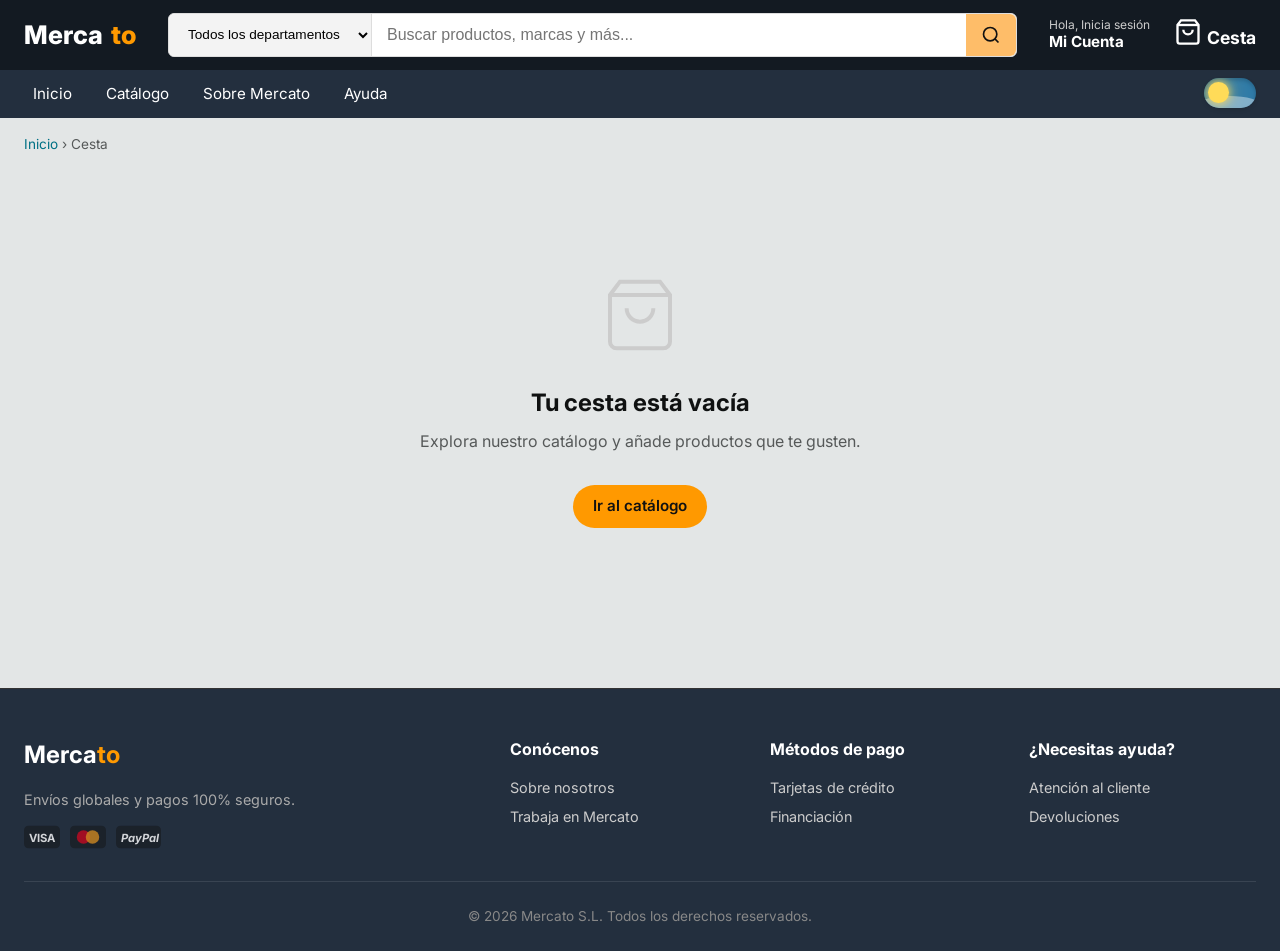
<file: carrito.html>
<!DOCTYPE html>
<html lang="es">
<head>
  <meta charset="UTF-8">
  <meta name="viewport" content="width=device-width, initial-scale=1.0">
  <meta name="description" content="Tu cesta de la compra en Mercato. Revisa tus productos y tramita tu pedido.">
  <title>Mi Cesta | Mercato</title>
  <link href="https://fonts.googleapis.com/css2?family=Inter:wght@400;500;600;700;800&display=swap" rel="stylesheet">
  <link rel="stylesheet" href="css/styles.css">
</head>
<body>

  <header class="site-header">
    <div class="header-main">
      <button class="nav-hamburger" aria-label="Abrir menú">
        <span></span><span></span><span></span>
      </button>
      <a href="index.html" class="logo">Merca<span>to</span></a>
      <div class="search-box">
        <select aria-label="Categoría"><option>Todos los departamentos</option><option>Tecnología</option><option>Moda</option></select>
        <input type="text" placeholder="Buscar productos, marcas y más...">
        <button aria-label="Buscar">
          <svg width="20" height="20" viewBox="0 0 24 24" fill="none" stroke="#111" stroke-width="2"><circle cx="11" cy="11" r="8"/><path d="m21 21-4.3-4.3"/></svg>
        </button>
      </div>
      <div class="header-actions">
        <a href="login.html" class="action-link">
          <small>Hola, Inicia sesión</small>
          <strong>Mi Cuenta</strong>
        </a>
        <a href="carrito.html" class="cart-btn">
          <div style="position:relative;">
            <svg width="28" height="28" viewBox="0 0 24 24" fill="none" stroke="#fff" stroke-width="2">
              <path d="M6 2 3 6v14a2 2 0 0 0 2 2h14a2 2 0 0 0 2-2V6l-3-4Z" />
              <path d="M3 6h18" />
              <path d="M16 10a4 4 0 0 1-8 0" />
            </svg>
            <span class="cart-badge" style="display:none;">0</span>
          </div>
          <strong>Cesta</strong>
        </a>
      </div>
    </div>
    <nav class="header-nav">
      <div class="nav-links">
        <a href="index.html">Inicio</a>
        <a href="productos.html">Catálogo</a>
        <a href="nosotros.html">Sobre Mercato</a>
        <a href="contacto.html">Ayuda</a>
      </div>
    </nav>
    <div class="nav-overlay"></div>
  </header>

  <main class="container" style="padding-top: 1rem; padding-bottom: 4rem;">

    <!-- Breadcrumb -->
    <nav style="font-size:0.85rem; color:var(--text-muted); margin-bottom:1.5rem;">
      <a href="index.html" style="color:var(--link);">Inicio</a> &rsaquo;
      <span>Cesta</span>
    </nav>

    <!-- Layout carrito: items + resumen -->
    <div class="cart-layout">
      <!-- Panel izquierdo: items -->
      <div id="cart-container"></div>

      <!-- Panel derecho: resumen -->
      <div id="cart-summary-panel"></div>
    </div>

  </main>

  <footer class="site-footer">
    <div class="container">
      <div class="footer-grid">
        <div>
          <h3 style="font-size:1.5rem; color:#fff; margin-bottom:1rem;">Merca<span style="color:var(--brand)">to</span></h3>
          <p style="color:#aaa; font-size:0.9rem;">Envíos globales y pagos 100% seguros.</p>
          <div class="trust-icons" style="display:flex; gap:10px; margin-top:15px;">
            <svg width="36" height="24" viewBox="0 0 32 20" fill="#fff" opacity="0.8"><rect width="32" height="20" rx="4" fill="#1a1f26"/><text x="4" y="14" font-size="10" font-weight="bold" fill="#fff">VISA</text></svg>
            <svg width="36" height="24" viewBox="0 0 32 20" fill="#fff" opacity="0.8"><rect width="32" height="20" rx="4" fill="#1a1f26"/><circle cx="12" cy="10" r="6" fill="#eb001b" opacity="0.8"/><circle cx="20" cy="10" r="6" fill="#f79e1b" opacity="0.8"/></svg>
            <svg width="45" height="24" viewBox="0 0 40 20" fill="#fff" opacity="0.8"><rect width="40" height="20" rx="4" fill="#1a1f26"/><text x="4" y="14" font-size="10" font-weight="bold" fill="#fff" font-style="italic">PayPal</text></svg>
          </div>
        </div>
        <div class="footer-col">
          <h4>Conócenos</h4>
          <a href="nosotros.html">Sobre nosotros</a>
          <a href="#">Trabaja en Mercato</a>
        </div>
        <div class="footer-col">
          <h4>Métodos de pago</h4>
          <a href="#">Tarjetas de crédito</a>
          <a href="#">Financiación</a>
        </div>
        <div class="footer-col">
          <h4>¿Necesitas ayuda?</h4>
          <a href="contacto.html">Atención al cliente</a>
          <a href="pedidos.html">Devoluciones</a>
        </div>
      </div>
      <div class="footer-bottom">
        <p>&copy; 2026 Mercato S.L. Todos los derechos reservados.</p>
      </div>
    </div>
  </footer>

  <!-- Carga del JavaScript modularizado en español -->
  <script src="js/datos.js"></script>
  <script src="js/interfaz.js"></script>
  <script src="js/carrito.js"></script>
  <script src="js/autenticacion.js"></script>
  <script src="js/pedidos.js"></script>
  <script src="js/catalogo.js"></script>
  <script src="js/componentes.js"></script>
  <script src="js/principal.js"></script>
</body>
</html>
</file>
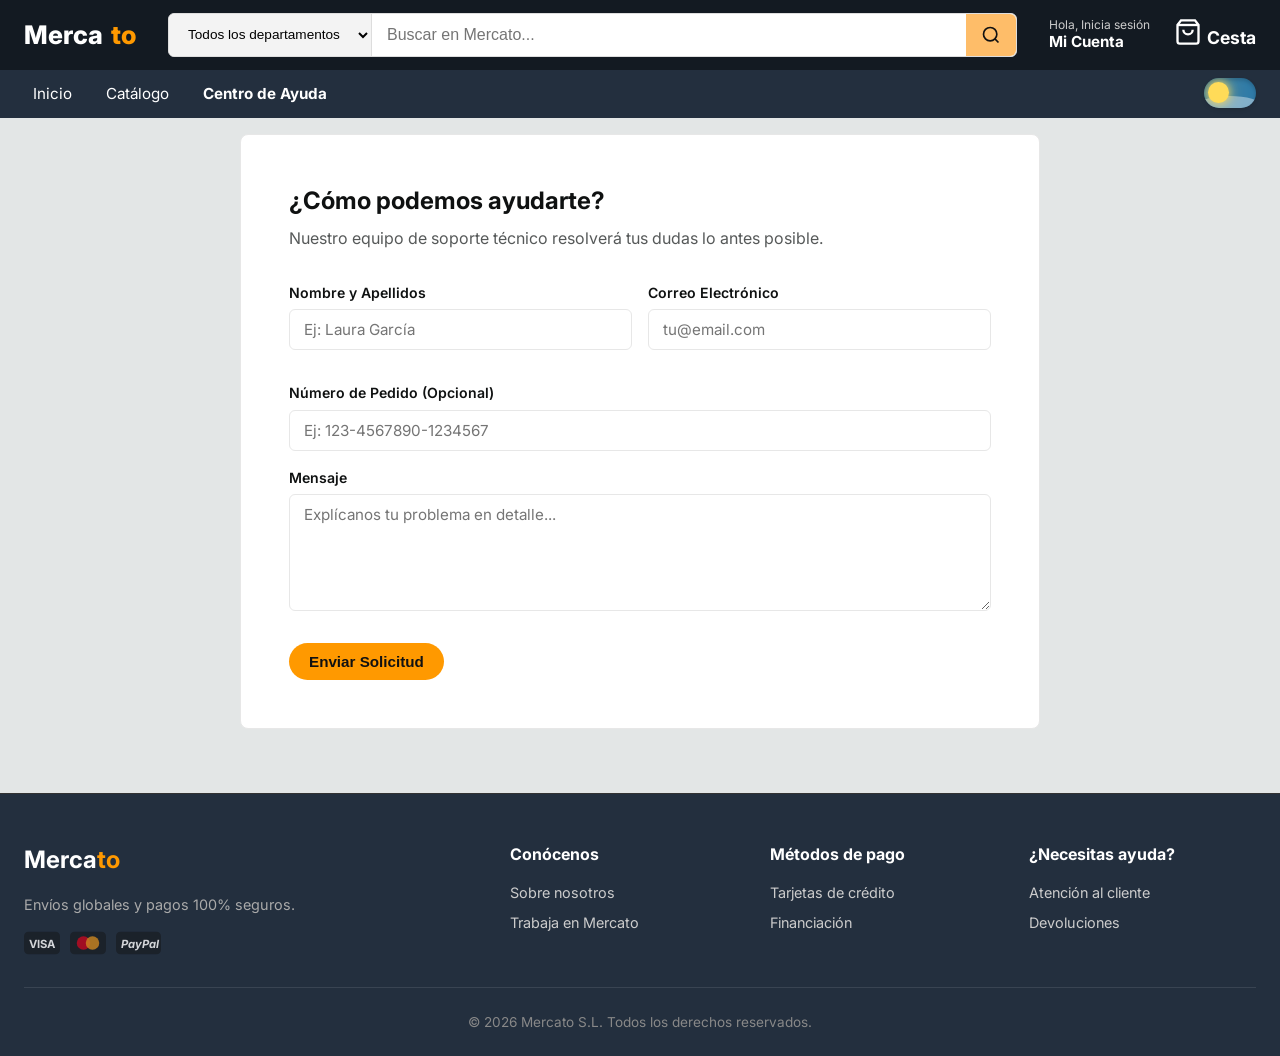
<file: contacto.html>
<!DOCTYPE html>
<html lang="es">

<head>
  <meta charset="UTF-8">
  <meta name="viewport" content="width=device-width, initial-scale=1.0">
  <title>Soporte | Mercato</title>
  <link href="https://fonts.googleapis.com/css2?family=Inter:wght@400;500;600;700&display=swap" rel="stylesheet">
  <link rel="stylesheet" href="css/styles.css">
</head>

<body>
  <header class="site-header">
    <div class="header-main">
      <button class="nav-hamburger"><span></span><span></span><span></span></button>
      <a href="index.html" class="logo">Merca<span>to</span></a>
      <div class="search-box">
        <select aria-label="Categoría">
          <option>Todos los departamentos</option>
        </select>
        <input type="text" placeholder="Buscar en Mercato...">
        <button><svg width="20" height="20" viewBox="0 0 24 24" fill="none" stroke="#111" stroke-width="2">
            <circle cx="11" cy="11" r="8" />
            <path d="m21 21-4.3-4.3" />
          </svg></button>
      </div>
      <div class="header-actions">
        <a href="login.html" class="action-link"><small>Hola, Inicia sesión</small><strong>Mi Cuenta</strong></a>
        <a href="carrito.html" class="cart-btn">
          <div style="position:relative;">
            <svg width="28" height="28" viewBox="0 0 24 24" fill="none" stroke="#fff" stroke-width="2">
              <path d="M6 2 3 6v14a2 2 0 0 0 2 2h14a2 2 0 0 0 2-2V6l-3-4Z" />
              <path d="M3 6h18" />
              <path d="M16 10a4 4 0 0 1-8 0" />
            </svg>
            <span class="cart-badge" style="display:none;">0</span>
          </div>
          <strong>Cesta</strong>
        </a>
      </div>
    </div>
    <nav class="header-nav">
      <div class="nav-links"><a href="index.html">Inicio</a><a href="productos.html">Catálogo</a><a href="contacto.html"
          style="font-weight:700">Centro de Ayuda</a></div>
    </nav>
    <div class="nav-overlay"></div>
  </header>

  <main class="container mt-4">
    <section
      style="max-width:800px; margin:0 auto; background:var(--surface); padding:3rem; border-radius:var(--radius); border:1px solid var(--border);">
      <h1 class="section-title text-center">¿Cómo podemos ayudarte?</h1>
      <p class="text-center" style="color:var(--text-muted); margin-bottom:2rem;">Nuestro equipo de soporte técnico
        resolverá tus dudas lo antes posible.</p>

      <form id="contact-form" class="animate">
        <div class="form-grid">
          <div class="form-group">
            <label>Nombre y Apellidos</label>
            <input type="text" required placeholder="Ej: Laura García">
          </div>
          <div class="form-group">
            <label>Correo Electrónico</label>
            <input type="email" required placeholder="tu@email.com">
          </div>
        </div>
        <div class="form-group">
          <label>Número de Pedido (Opcional)</label>
          <input type="text" placeholder="Ej: 123-4567890-1234567">
        </div>
        <div class="form-group">
          <label>Mensaje</label>
          <textarea rows="5" required placeholder="Explícanos tu problema en detalle..."></textarea>
        </div>
        <button type="submit" class="btn btn-primary" style="margin-top:1rem;">Enviar Solicitud</button>
      </form>
    </section>
  </main>

  <footer class="site-footer" style="margin-top:4rem;">
    <div class="container">
      <div class="footer-grid">
        <div>
          <h3 style="font-size:1.5rem; color:#fff; margin-bottom:1rem;">Merca<span style="color:var(--brand)">to</span></h3>
          <p style="color:#aaa; font-size:0.9rem;">Envíos globales y pagos 100% seguros.</p>
          <div class="trust-icons" style="display:flex; gap:10px; margin-top:15px;">
            <svg width="36" height="24" viewBox="0 0 32 20" fill="#fff" opacity="0.8"><rect width="32" height="20" rx="4" fill="#1a1f26"/><text x="4" y="14" font-size="10" font-weight="bold" fill="#fff">VISA</text></svg>
            <svg width="36" height="24" viewBox="0 0 32 20" fill="#fff" opacity="0.8"><rect width="32" height="20" rx="4" fill="#1a1f26"/><circle cx="12" cy="10" r="6" fill="#eb001b" opacity="0.8"/><circle cx="20" cy="10" r="6" fill="#f79e1b" opacity="0.8"/></svg>
            <svg width="45" height="24" viewBox="0 0 40 20" fill="#fff" opacity="0.8"><rect width="40" height="20" rx="4" fill="#1a1f26"/><text x="4" y="14" font-size="10" font-weight="bold" fill="#fff" font-style="italic">PayPal</text></svg>
          </div>
        </div>
        <div class="footer-col">
          <h4>Conócenos</h4>
          <a href="nosotros.html">Sobre nosotros</a>
          <a href="#">Trabaja en Mercato</a>
        </div>
        <div class="footer-col">
          <h4>Métodos de pago</h4>
          <a href="#">Tarjetas de crédito</a>
          <a href="#">Financiación</a>
        </div>
        <div class="footer-col">
          <h4>¿Necesitas ayuda?</h4>
          <a href="contacto.html">Atención al cliente</a>
          <a href="pedidos.html">Devoluciones</a>
        </div>
      </div>
      <div class="footer-bottom">
        <p>&copy; 2026 Mercato S.L. Todos los derechos reservados.</p>
      </div>
    </div>
  </footer>
  <!-- Carga del JavaScript modularizado en español -->
  <script src="js/datos.js"></script>
  <script src="js/interfaz.js"></script>
  <script src="js/carrito.js"></script>
  <script src="js/autenticacion.js"></script>
  <script src="js/pedidos.js"></script>
  <script src="js/catalogo.js"></script>
  <script src="js/componentes.js"></script>
  <script src="js/principal.js"></script>
</body>

</html>
</file>
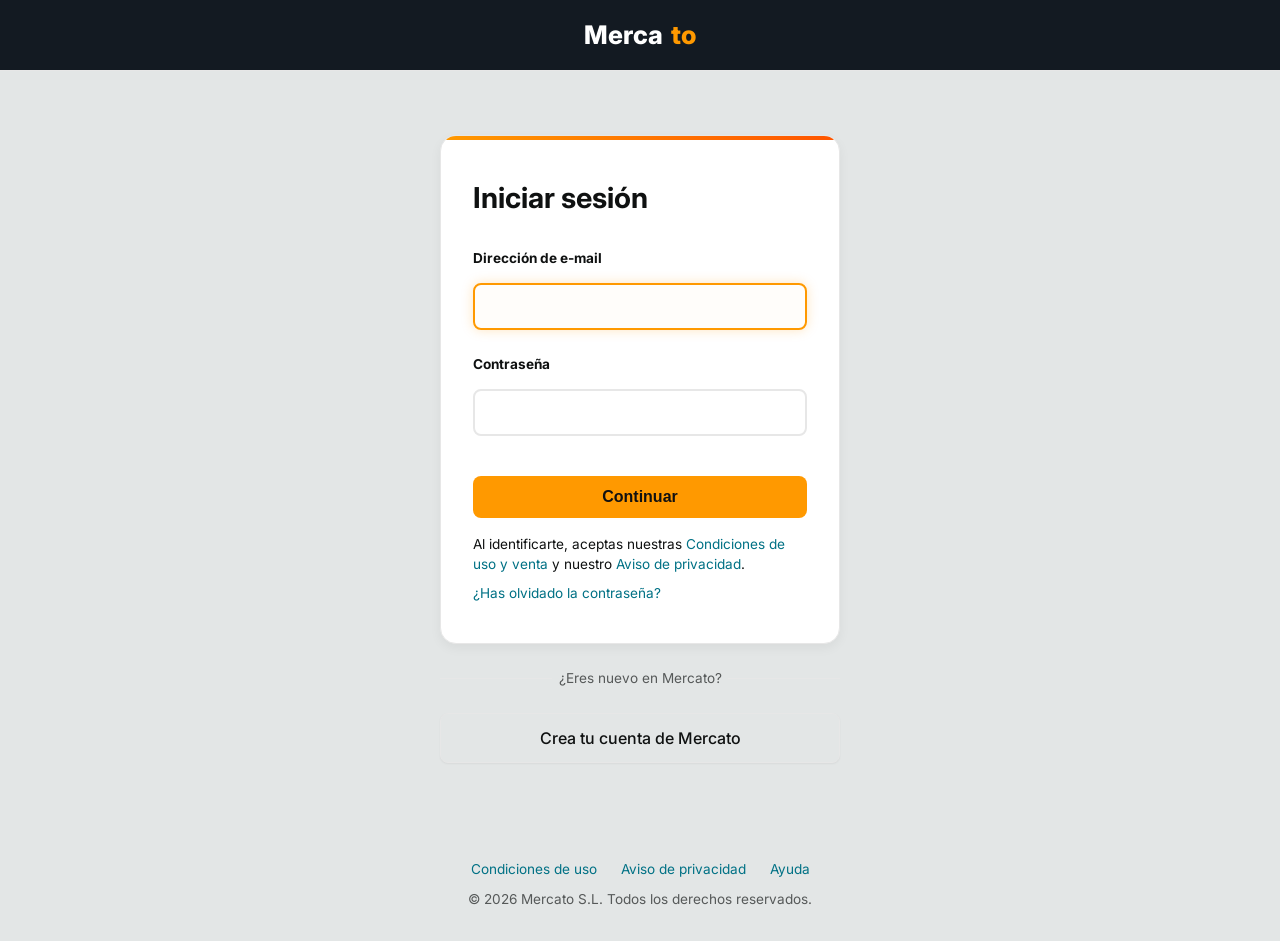
<file: login.html>
<!DOCTYPE html>
<html lang="es">

<head>
  <meta charset="UTF-8">
  <meta name="viewport" content="width=device-width, initial-scale=1.0">
  <title>Iniciar Sesión | Mercato</title>
  <meta name="description" content="Inicia sesión en tu cuenta de Mercato.">
  <link href="https://fonts.googleapis.com/css2?family=Inter:wght@400;500;600;700;800&display=swap" rel="stylesheet">
  <link rel="stylesheet" href="css/styles.css">
  <style>
    /* Estilos específicos mínimos para ocultar la navegación en login */
    .login-header {
      background: var(--dark);
      padding: 1rem;
      display: flex;
      justify-content: center;
      border-bottom: 1px solid var(--border);
    }
    .login-footer {
      text-align: center;
      padding: 2rem 1rem;
      font-size: 0.85rem;
      color: var(--text-muted);
      margin-top: auto;
    }
    .login-footer a {
      margin: 0 10px;
    }
  </style>
</head>

<body>

  <header class="login-header">
    <a href="index.html" class="logo" style="margin:0;">Merca<span>to</span></a>
  </header>

  <main class="login-page">
    <div class="login-card">
      <h1>Iniciar sesión</h1>
      <form id="login-form">
        <div class="form-group">
          <label for="email">Dirección de e-mail</label>
          <input type="email" id="email" required autofocus>
        </div>
        
        <div class="form-group">
          <label for="password">Contraseña</label>
          <input type="password" id="password" required>
        </div>
        
        <button type="submit" class="btn btn-primary">Continuar</button>
      </form>
      
      <div style="margin-top: 1rem; font-size: 0.85rem;">
        <p>Al identificarte, aceptas nuestras <a href="#">Condiciones de uso y venta</a> y nuestro <a href="#">Aviso de privacidad</a>.</p>
        <p style="margin-top: 0.5rem;"><a href="#">¿Has olvidado la contraseña?</a></p>
      </div>
    </div>
    
    <div style="width:100%; max-width:400px;">
      <div class="login-divider">¿Eres nuevo en Mercato?</div>
      <a href="#" class="btn-secondary">Crea tu cuenta de Mercato</a>
    </div>
  </main>

  <footer class="login-footer">
    <div style="margin-bottom: 10px;">
      <a href="#">Condiciones de uso</a>
      <a href="#">Aviso de privacidad</a>
      <a href="contacto.html">Ayuda</a>
    </div>
    <p>&copy; 2026 Mercato S.L. Todos los derechos reservados.</p>
  </footer>

  <!-- Carga del JavaScript modularizado en español -->
  <script src="js/datos.js"></script>
  <script src="js/interfaz.js"></script>
  <script src="js/carrito.js"></script>
  <script src="js/autenticacion.js"></script>
  <script src="js/pedidos.js"></script>
  <script src="js/catalogo.js"></script>
  <script src="js/componentes.js"></script>
  <script src="js/principal.js"></script>
</body>

</html>
</file>
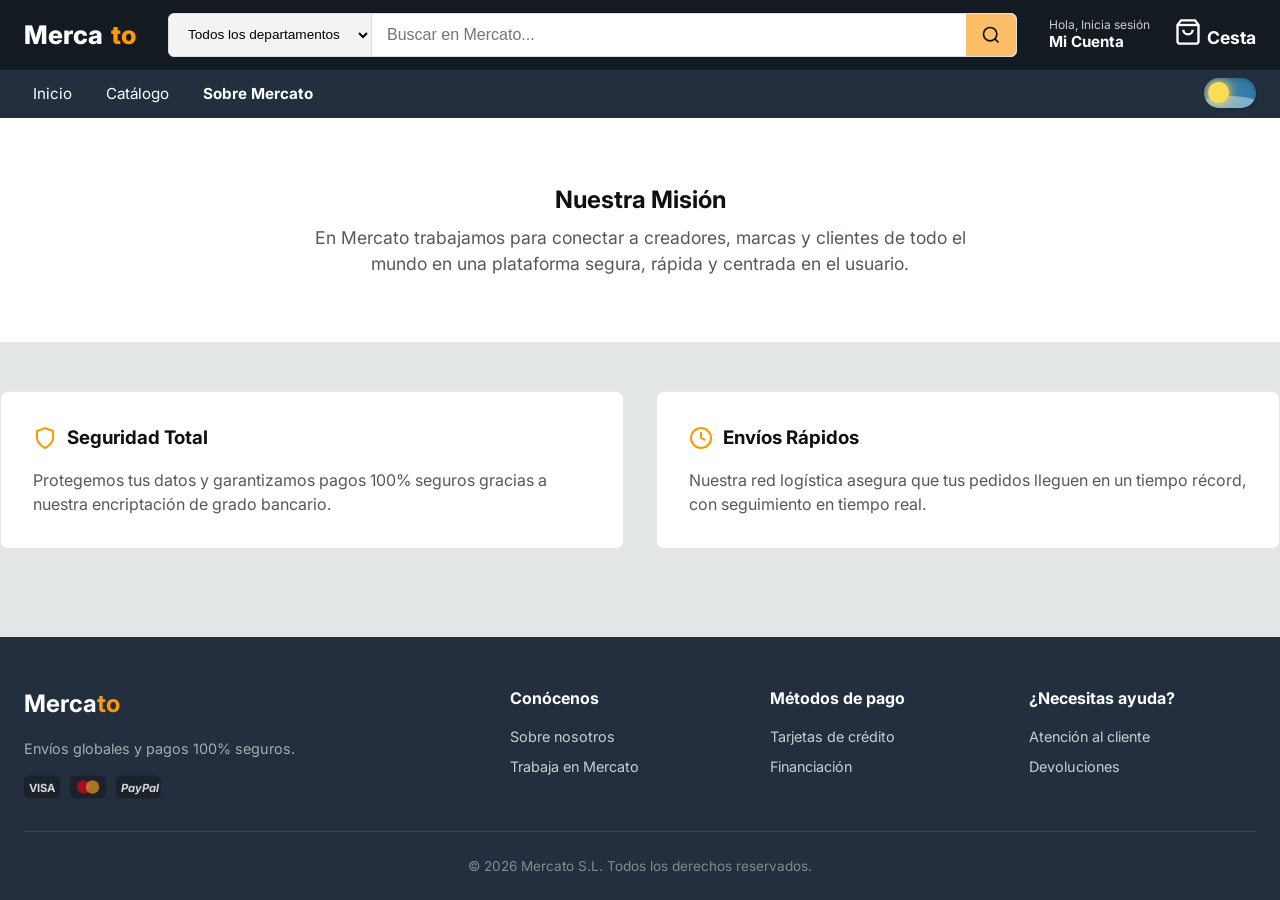
<file: nosotros.html>
<!DOCTYPE html>
<html lang="es">

<head>
  <meta charset="UTF-8">
  <meta name="viewport" content="width=device-width, initial-scale=1.0">
  <title>Sobre Nosotros | Mercato</title>
  <link href="https://fonts.googleapis.com/css2?family=Inter:wght@400;500;600;700&display=swap" rel="stylesheet">
  <link rel="stylesheet" href="css/styles.css">
</head>

<body>
  <header class="site-header">
    <div class="header-main">
      <button class="nav-hamburger"><span></span><span></span><span></span></button>
      <a href="index.html" class="logo">Merca<span>to</span></a>
      <div class="search-box">
        <select aria-label="Categoría">
          <option>Todos los departamentos</option>
        </select>
        <input type="text" placeholder="Buscar en Mercato...">
        <button><svg width="20" height="20" viewBox="0 0 24 24" fill="none" stroke="#111" stroke-width="2">
            <circle cx="11" cy="11" r="8" />
            <path d="m21 21-4.3-4.3" />
          </svg></button>
      </div>
      <div class="header-actions">
        <a href="login.html" class="action-link"><small>Hola, Inicia sesión</small><strong>Mi Cuenta</strong></a>
        <a href="carrito.html" class="cart-btn">
          <div style="position:relative;">
            <svg width="28" height="28" viewBox="0 0 24 24" fill="none" stroke="#fff" stroke-width="2">
              <path d="M6 2 3 6v14a2 2 0 0 0 2 2h14a2 2 0 0 0 2-2V6l-3-4Z" />
              <path d="M3 6h18" />
              <path d="M16 10a4 4 0 0 1-8 0" />
            </svg>
            <span class="cart-badge" style="display:none;">0</span>
          </div>
          <strong>Cesta</strong>
        </a>
      </div>
    </div>
    <nav class="header-nav">
      <div class="nav-links"><a href="index.html">Inicio</a><a href="productos.html">Catálogo</a><a href="nosotros.html"
          style="font-weight:700">Sobre Mercato</a></div>
    </nav>
    <div class="nav-overlay"></div>
  </header>

  <main>
    <section
      style="background:var(--surface); padding:4rem 2rem; text-align:center; border-bottom:1px solid var(--border);">
      <div class="container animate">
        <h1 class="section-title">Nuestra Misión</h1>
        <p style="font-size:1.1rem; color:var(--text-muted); max-width:700px; margin:0 auto;">En Mercato trabajamos para
          conectar a creadores, marcas y clientes de todo el mundo en una plataforma segura, rápida y centrada en el
          usuario.</p>
      </div>
    </section>

    <section class="container mt-4 animate"
      style="display:grid; grid-template-columns:repeat(auto-fit, minmax(300px, 1fr)); gap:2rem; padding:2rem 0;">
      <div
        style="background:var(--surface); padding:2rem; border-radius:var(--radius); border:1px solid var(--border);">
        <h3 style="margin-bottom:1rem; display:flex; align-items:center; gap:10px;">
          <svg width="24" height="24" viewBox="0 0 24 24" fill="none" stroke="var(--brand)" stroke-width="2">
            <path d="M12 22s8-4 8-10V5l-8-3-8 3v7c0 6 8 10 8 10z" />
          </svg> Seguridad Total
        </h3>
        <p style="color:var(--text-muted);">Protegemos tus datos y garantizamos pagos 100% seguros gracias a nuestra
          encriptación de grado bancario.</p>
      </div>
      <div
        style="background:var(--surface); padding:2rem; border-radius:var(--radius); border:1px solid var(--border);">
        <h3 style="margin-bottom:1rem; display:flex; align-items:center; gap:10px;">
          <svg width="24" height="24" viewBox="0 0 24 24" fill="none" stroke="var(--brand)" stroke-width="2">
            <circle cx="12" cy="12" r="10" />
            <polyline points="12 6 12 12 16 14" />
          </svg> Envíos Rápidos
        </h3>
        <p style="color:var(--text-muted);">Nuestra red logística asegura que tus pedidos lleguen en un tiempo récord,
          con seguimiento en tiempo real.</p>
      </div>
    </section>
  </main>

  <footer class="site-footer" style="margin-top:2rem;">
    <div class="container">
      <div class="footer-grid">
        <div>
          <h3 style="font-size:1.5rem; color:#fff; margin-bottom:1rem;">Merca<span style="color:var(--brand)">to</span></h3>
          <p style="color:#aaa; font-size:0.9rem;">Envíos globales y pagos 100% seguros.</p>
          <div class="trust-icons" style="display:flex; gap:10px; margin-top:15px;">
            <svg width="36" height="24" viewBox="0 0 32 20" fill="#fff" opacity="0.8"><rect width="32" height="20" rx="4" fill="#1a1f26"/><text x="4" y="14" font-size="10" font-weight="bold" fill="#fff">VISA</text></svg>
            <svg width="36" height="24" viewBox="0 0 32 20" fill="#fff" opacity="0.8"><rect width="32" height="20" rx="4" fill="#1a1f26"/><circle cx="12" cy="10" r="6" fill="#eb001b" opacity="0.8"/><circle cx="20" cy="10" r="6" fill="#f79e1b" opacity="0.8"/></svg>
            <svg width="45" height="24" viewBox="0 0 40 20" fill="#fff" opacity="0.8"><rect width="40" height="20" rx="4" fill="#1a1f26"/><text x="4" y="14" font-size="10" font-weight="bold" fill="#fff" font-style="italic">PayPal</text></svg>
          </div>
        </div>
        <div class="footer-col">
          <h4>Conócenos</h4>
          <a href="nosotros.html">Sobre nosotros</a>
          <a href="#">Trabaja en Mercato</a>
        </div>
        <div class="footer-col">
          <h4>Métodos de pago</h4>
          <a href="#">Tarjetas de crédito</a>
          <a href="#">Financiación</a>
        </div>
        <div class="footer-col">
          <h4>¿Necesitas ayuda?</h4>
          <a href="contacto.html">Atención al cliente</a>
          <a href="contacto.html">Devoluciones</a>
        </div>
      </div>
      <div class="footer-bottom">
        <p>&copy; 2026 Mercato S.L. Todos los derechos reservados.</p>
      </div>
    </div>
  </footer>
  <!-- Carga del JavaScript modularizado en español -->
  <script src="js/datos.js"></script>
  <script src="js/interfaz.js"></script>
  <script src="js/carrito.js"></script>
  <script src="js/autenticacion.js"></script>
  <script src="js/pedidos.js"></script>
  <script src="js/catalogo.js"></script>
  <script src="js/componentes.js"></script>
  <script src="js/principal.js"></script>
</body>

</html>
</file>
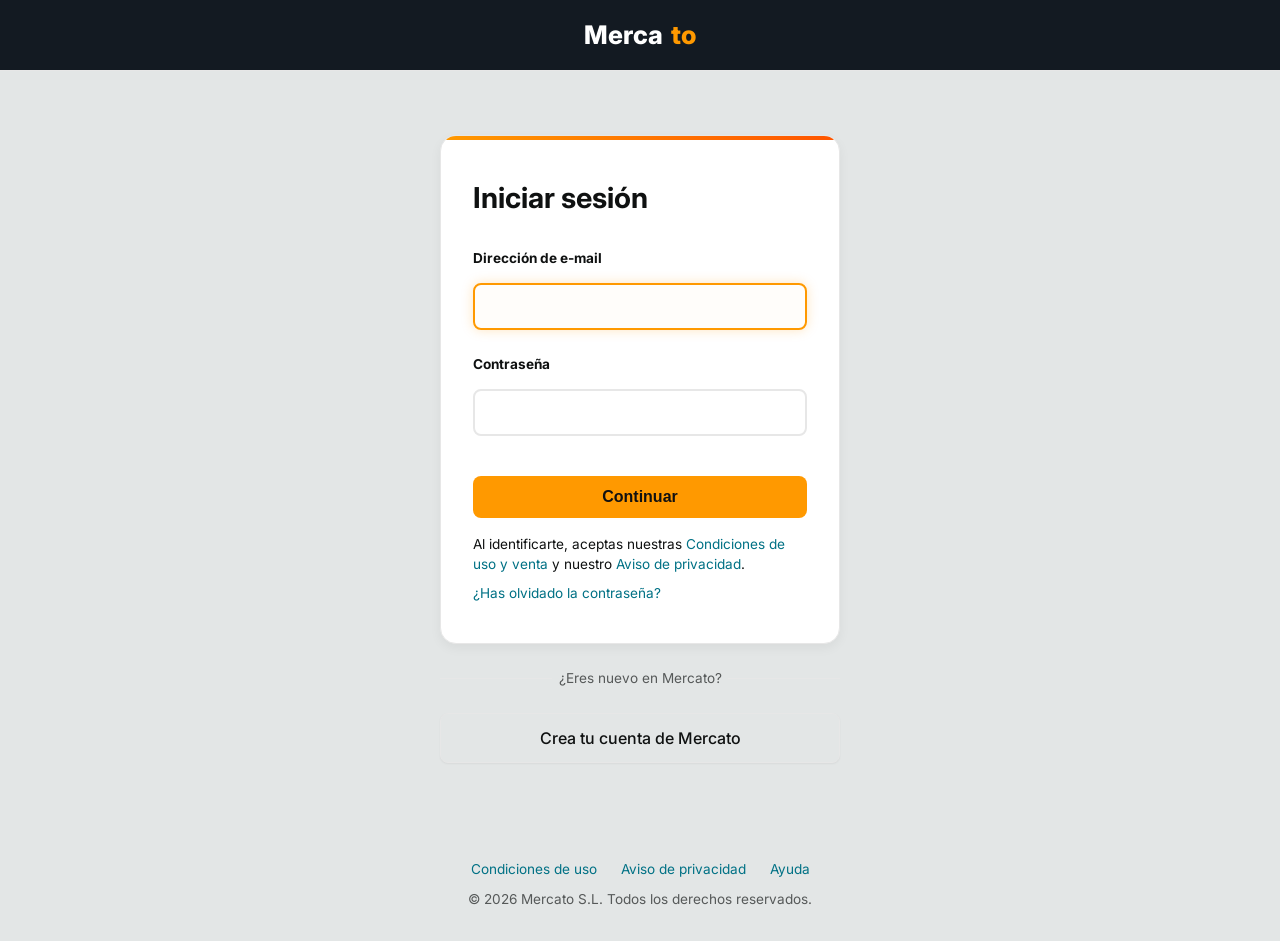
<file: pedidos.html>
<!DOCTYPE html>
<html lang="es">

<head>
  <meta charset="UTF-8">
  <meta name="viewport" content="width=device-width, initial-scale=1.0">
  <title>Mis Pedidos | Mercato</title>
  
  <!-- Validar que este logueado -->
  <script>
    if (!localStorage.getItem('mercato_user')) {
      window.location.replace('login.html');
    }
  </script>
  
  <meta name="description" content="Gestiona tus devoluciones y pedidos en Mercato.">
  <link href="https://fonts.googleapis.com/css2?family=Inter:wght@400;500;600;700;800&display=swap" rel="stylesheet">
  <link rel="stylesheet" href="css/styles.css">
  <style>
    .orders-container {
      max-width: 900px;
      margin: 2rem auto;
      padding: 1rem;
    }
    .orders-header {
      display: flex;
      justify-content: space-between;
      align-items: center;
      margin-bottom: 2rem;
      padding-bottom: 1rem;
      border-bottom: 1px solid var(--border);
    }
    .order-card {
      border: 1px solid var(--border);
      border-radius: var(--radius);
      margin-bottom: 1.5rem;
      background: var(--surface);
      overflow: hidden;
    }
    .order-card__header {
      background: #f8f9fa;
      padding: 1rem 1.5rem;
      border-bottom: 1px solid var(--border);
      display: flex;
      justify-content: space-between;
      font-size: 0.9rem;
      color: var(--text-muted);
    }
    .order-card__body {
      padding: 1.5rem;
      display: flex;
      gap: 1.5rem;
      align-items: center;
    }
    .order-card__img {
      width: 80px;
      height: 80px;
      object-fit: cover;
      border-radius: 4px;
      border: 1px solid var(--border);
    }
    .order-card__info {
      flex: 1;
    }
    .order-card__title {
      font-size: 1.1rem;
      font-weight: 500;
      margin-bottom: 0.5rem;
      color: var(--link);
    }
    .order-card__status {
      display: inline-block;
      padding: 4px 10px;
      border-radius: 20px;
      font-size: 0.8rem;
      font-weight: 600;
    }
    .status-delivered { background: #e6f4ea; color: #137333; }
    .status-transit { background: #fef7e0; color: #b06000; }
    
    /* Buscador interno de pedidos */
    .orders-header .orders-search {
      position: relative;
      display: flex;
      align-items: center;
      width: 100%;
      max-width: 300px;
    }
    .orders-header .orders-search input {
      width: 100%;
      padding: 10px 14px;
      border: 1px solid var(--border);
      border-radius: var(--radius);
      font-size: 0.9rem;
      outline: none;
      transition: all 0.2s;
      background: var(--surface);
      color: var(--text);
    }
    .orders-header .orders-search input:focus {
      border-color: var(--brand);
      box-shadow: 0 0 0 3px rgba(255, 153, 0, 0.15);
    }
  </style>
</head>

<body>

  <header class="site-header">
    <div class="header-main container">
      <div class="logo-container">
        <a href="index.html" class="logo">Merca<span>to</span></a>
      </div>
      <div class="search-box">
        <select aria-label="Categoría">
          <option>Todos los departamentos</option>
          <option>Tecnología</option>
          <option>Moda</option>
        </select>
        <input type="text" placeholder="Buscar productos, marcas y más...">
        <button aria-label="Buscar">
          <svg width="20" height="20" viewBox="0 0 24 24" fill="none" stroke="#111" stroke-width="2">
            <circle cx="11" cy="11" r="8" />
            <path d="m21 21-4.3-4.3" />
          </svg>
        </button>
      </div>
      <div class="header-actions">
        <a href="login.html" class="action-link">
          <small>Hola, Inicia sesión</small>
          <strong>Mi Cuenta</strong>
        </a>
        <a href="pedidos.html" class="action-link">
          <small>Devoluciones</small>
          <strong>y Pedidos</strong>
        </a>
        <a href="carrito.html" class="cart-btn">
          <div style="position:relative;">
            <svg width="28" height="28" viewBox="0 0 24 24" fill="none" stroke="#fff" stroke-width="2">
              <path d="M6 2 3 6v14a2 2 0 0 0 2 2h14a2 2 0 0 0 2-2V6l-3-4Z" />
              <path d="M3 6h18" />
              <path d="M16 10a4 4 0 0 1-8 0" />
            </svg>
            <span class="cart-badge" style="display:none;">0</span>
          </div>
          <strong>Cesta</strong>
        </a>
      </div>
    </div>
    <nav class="header-nav">
      <div class="nav-links">
        <a href="index.html">Inicio</a>
        <a href="productos.html">Catálogo</a>
        <a href="nosotros.html">Sobre Mercato</a>
        <a href="contacto.html">Ayuda</a>
      </div>
    </nav>
  </header>

  <main class="container">
    <div class="orders-container animate">
      
      <div class="orders-header">
        <h1>Mis Pedidos</h1>
        <div class="orders-search">
          <input type="text" placeholder="Buscar en pedidos...">
        </div>
      </div>

      <!-- Lista de pedidos -->
      <div id="orders-list"></div>

    </div>
  </main>

  <footer class="site-footer">
    <div class="container">
      <div class="footer-grid">
        <div class="footer-col">
          <h4 style="margin-bottom:1rem;color:white;">Mercato</h4>
          <p style="font-size:0.9rem;color:#ccc;">Envíos globales y pagos 100% seguros.</p>
          <div style="margin-top:1rem; display:flex; gap:10px;">
            <svg width="32" height="20" viewBox="0 0 32 20" fill="none" style="background:#fff;border-radius:3px;padding:2px;"><path d="M12.5 5.5l-2.5 9h-2l1-9h3.5zm7 9c-1.5 0-2.5-1-2.5-2.5V5.5h2v6c0 .8.5 1 1 1s1-.2 1-1v-6h2v6.5c0 1.5-1 2.5-3.5 2.5z" fill="#142787"/></svg>
            <svg width="32" height="20" viewBox="0 0 32 20" fill="none" style="background:#fff;border-radius:3px;padding:2px;"><circle cx="10" cy="10" r="6" fill="#EB001B"/><circle cx="20" cy="10" r="6" fill="#F79E1B"/></svg>
            <svg width="32" height="20" viewBox="0 0 32 20" fill="none" style="background:#fff;border-radius:3px;padding:2px;"><path d="M14 5l-1 9h-2l1-9h2zm4 0c1 0 2 .5 2 2v2c0 1-.5 2-1 2h-1v3h-2V5h2zm0 4v-2h-1v2h1z" fill="#003087"/></svg>
          </div>
        </div>
        <div class="footer-col">
          <h4>Conócenos</h4>
          <ul>
            <li><a href="nosotros.html">Sobre nosotros</a></li>
            <li><a href="#">Trabaja en Mercato</a></li>
          </ul>
        </div>
        <div class="footer-col">
          <h4>Métodos de pago</h4>
          <ul>
            <li><a href="#">Tarjetas de crédito</a></li>
            <li><a href="#">Financiación</a></li>
          </ul>
        </div>
        <div class="footer-col">
          <h4>¿Necesitas ayuda?</h4>
          <ul>
            <li><a href="contacto.html">Atención al cliente</a></li>
            <li><a href="pedidos.html">Devoluciones</a></li>
          </ul>
        </div>
      </div>
      <div class="footer-bottom" style="margin-top:2rem;padding-top:1rem;border-top:1px solid rgba(255,255,255,0.1);text-align:center;font-size:0.8rem;color:#999;">
        &copy; 2026 Mercato S.L. Todos los derechos reservados.
      </div>
    </div>
  </footer>

  <script src="js/datos.js"></script>
  <script src="js/interfaz.js"></script>
  <script src="js/carrito.js"></script>
  <script src="js/autenticacion.js"></script>
  <script src="js/pedidos.js"></script>
  <script src="js/catalogo.js"></script>
  <script src="js/componentes.js"></script>
  <script src="js/principal.js"></script>
</body>

</html>
</file>
<file: css/styles.css>
/* Importacion de todos los modulos CSS */
@import "variables.css";
@import "base.css";
@import "componentes.css";
@import "cabecera.css";
@import "carrusel.css";
@import "catalogo.css";
@import "paginas.css";
@import "adaptativo.css";
</file>
